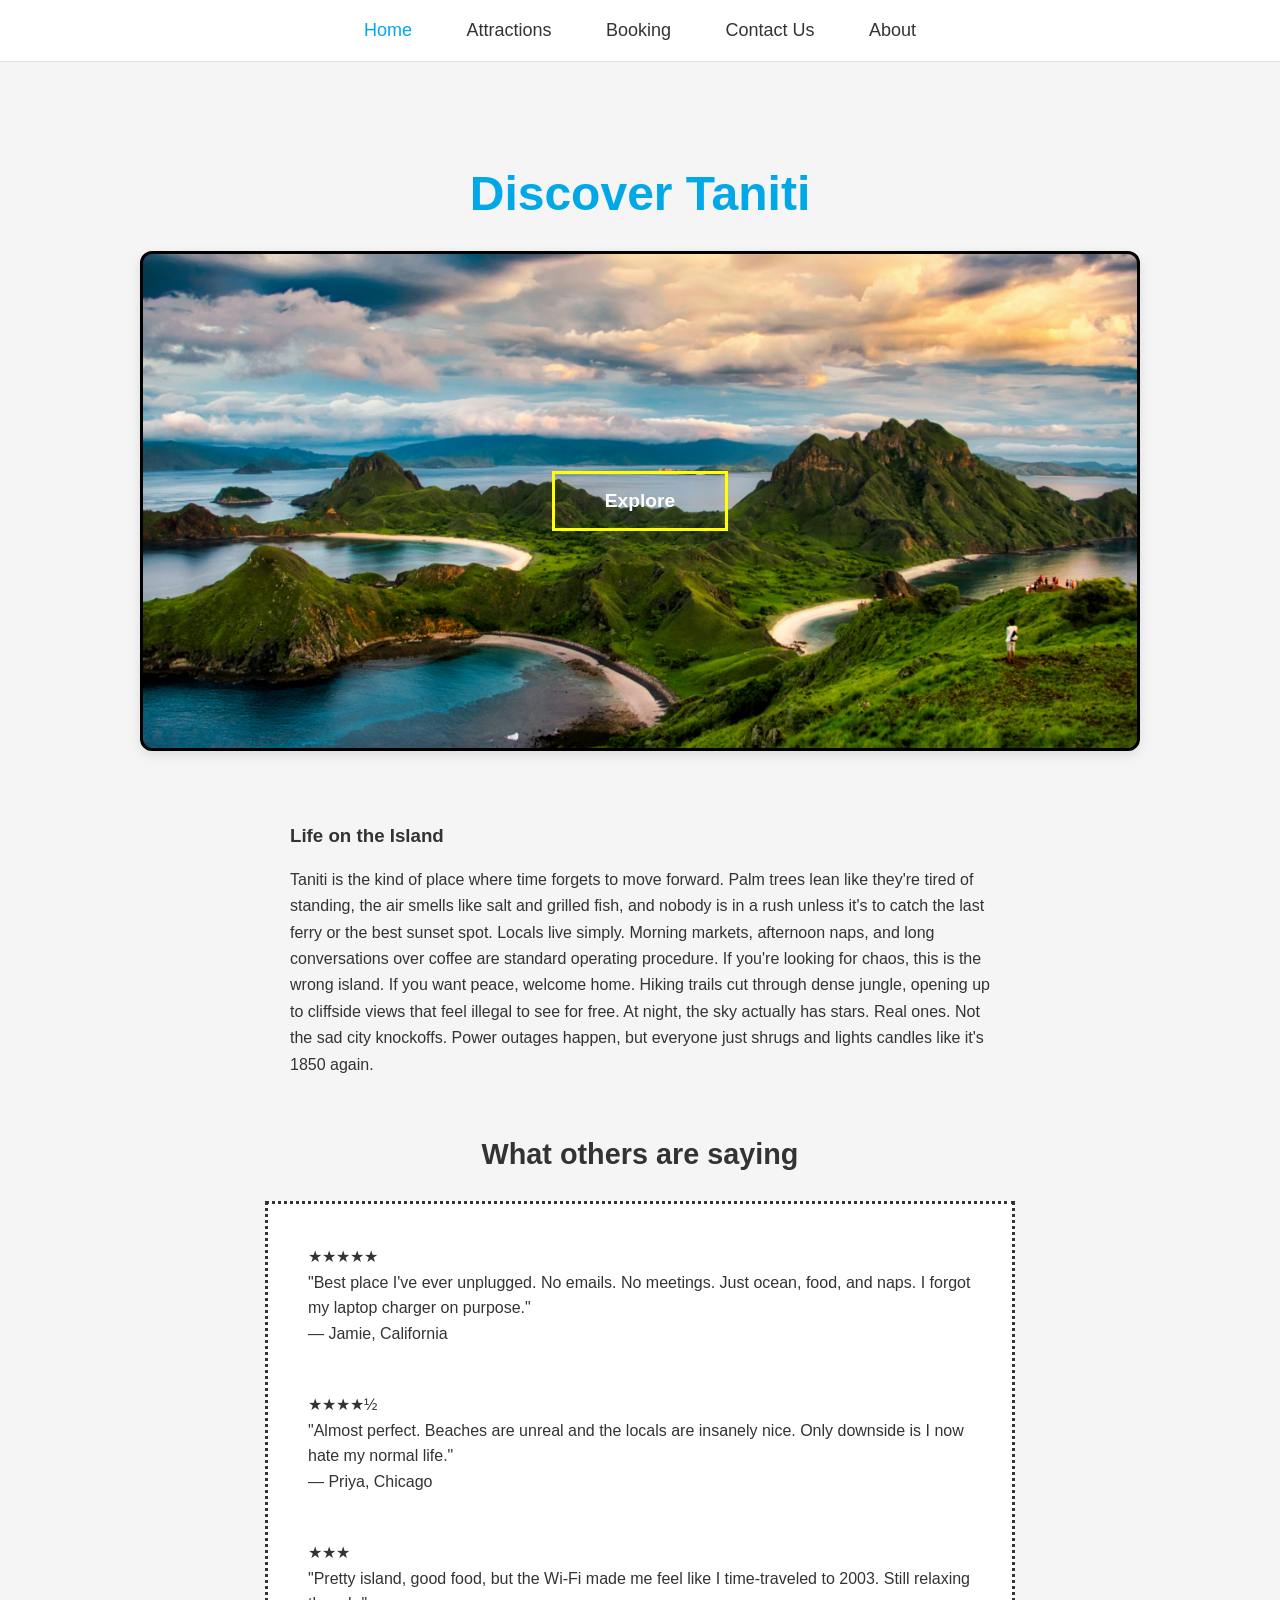
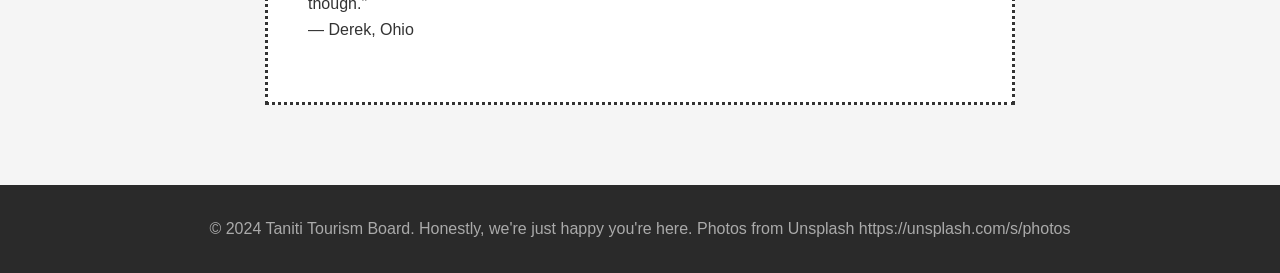
<file: index.html>
<!DOCTYPE html>
<html>
    <head>
        <meta charset="utf-8">
        <meta http-equiv="X-UA-Compatible" content="IE=edge">
        <title>Discover Taniti - Your Island Paradise</title>
        <meta name="description" content="Discover Taniti - an island paradise where time slows down">
        <meta name="viewport" content="width=device-width, initial-scale=1">
        <link rel="stylesheet" href="CSS/index.css">
    </head>
    <body>
        
        <header>
            <a class="current_page" href="./index.html">Home</a>
            <a href="HTML/attractions.html">Attractions</a>
            <a href="HTML/booking.html">Booking</a>
            <a href="HTML/contact.html">Contact Us</a>
            <a href="HTML/about.html">About</a>
        </header>
        <br><br>
        <h1 class="intro">Discover Taniti</h1>
        <div class="booking_button">
            <button a href="HTML/attractions.html">Explore</button>
        </div>
        <div class="taniti_guide">
            <h3>Life on the Island</h3>
            <p>Taniti is the kind of place where time forgets to move forward. 
                Palm trees lean like they're tired of standing, the air smells like salt and grilled fish, 
                and nobody is in a rush unless it's to catch the last ferry or the best sunset spot. Locals live simply. 
                Morning markets, afternoon naps, and long conversations over coffee are standard operating procedure. 
                If you're looking for chaos, this is the wrong island. If you want peace, welcome home.
                Hiking trails cut through dense jungle, opening up to cliffside views that feel illegal to see for free. 
                At night, the sky actually has stars. Real ones. Not the sad city knockoffs. Power outages happen, 
                but everyone just shrugs and lights candles like it's 1850 again.
            </p>
        </div>
        <h3 class="reviewh3">What others are saying</h3>
        <div class="reviews">
            <p>★★★★★<br>"Best place I've ever unplugged. No emails. No meetings. Just ocean, food, and naps. 
            I forgot my laptop charger on purpose."<br>
            — Jamie, California<br><br>
            </p>
            <p>★★★★½<br>"Almost perfect. Beaches are unreal and the locals are insanely nice. 
            Only downside is I now hate my normal life."<br>
            — Priya, Chicago<br><br>
            </p>
            <p>★★★<br>"Pretty island, good food, but the Wi-Fi made me feel like I time-traveled to 2003. 
            Still relaxing though."<br>
            — Derek, Ohio
            </p>
        </div>
        <footer>
            <p>&copy; 2024 Taniti Tourism Board. Honestly, we're just happy you're here. Photos from Unsplash https://unsplash.com/s/photos</p>
        </footer>

        <script src="" async defer></script>
    </body>
</html>
</file>
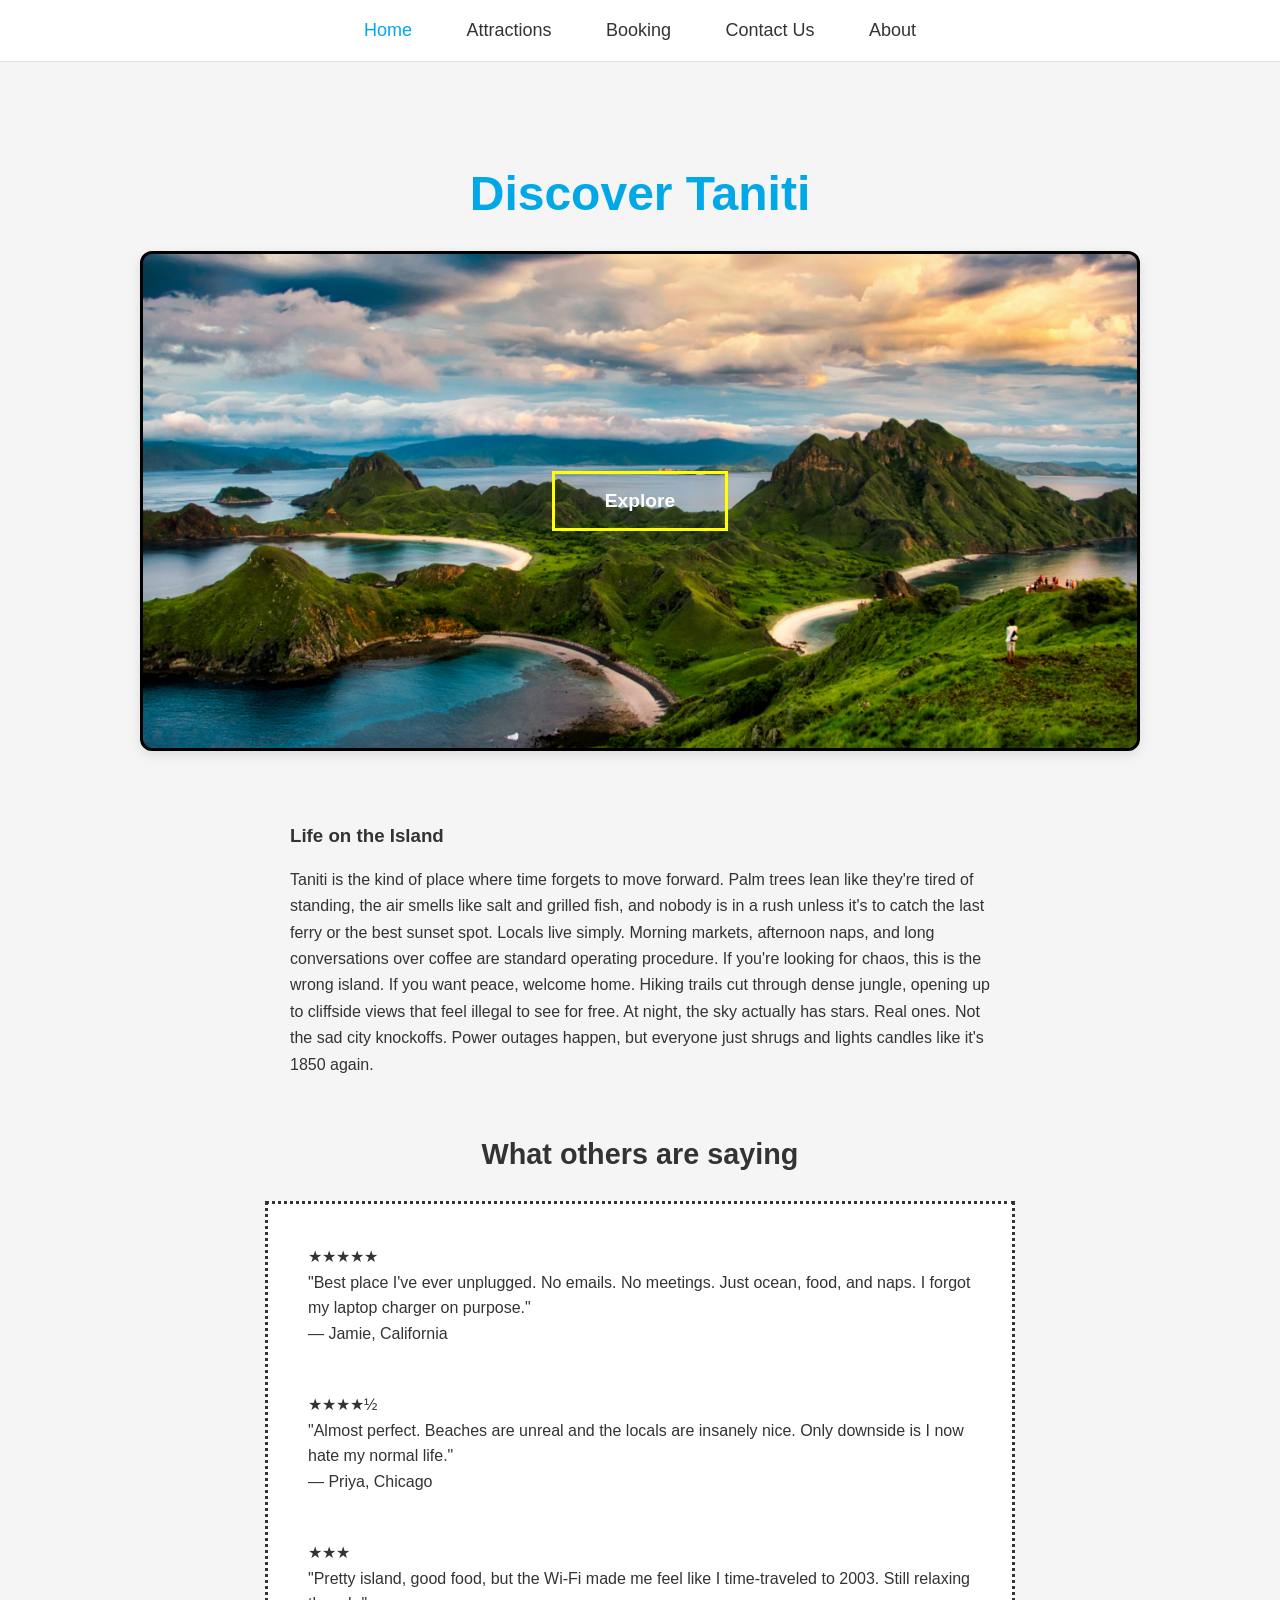
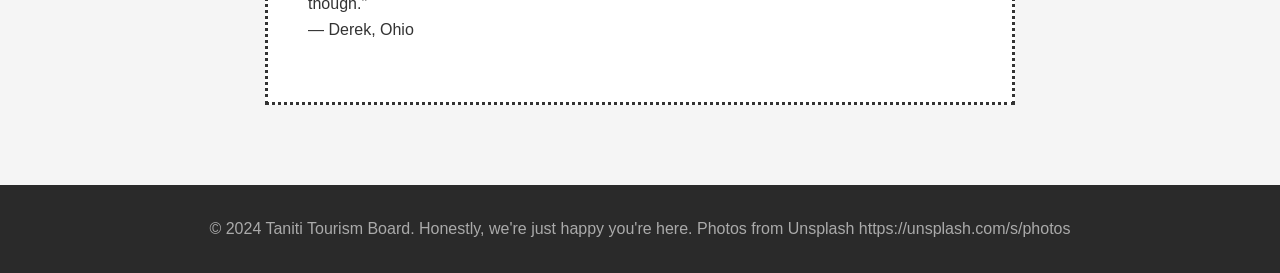
<file: HTML/index.html>
<!DOCTYPE html>
<html>
    <head>
        <meta charset="utf-8">
        <meta http-equiv="X-UA-Compatible" content="IE=edge">
        <title>Discover Taniti - Your Island Paradise</title>
        <meta name="description" content="Discover Taniti - an island paradise where time slows down">
        <meta name="viewport" content="width=device-width, initial-scale=1">
        <link rel="stylesheet" href="../CSS/index.css">
    </head>
    <body>
        
        <header>
            <a class="current_page" href="index.html">Home</a>
            <a href="attractions.html">Attractions</a>
            <a href="booking.html">Booking</a>
            <a href="contact.html">Contact Us</a>
            <a href="about.html">About</a>
        </header>
        <br><br>
        <h1 class="intro">Discover Taniti</h1>
        <div class="booking_button">
            <button>Explore</button>
        </div>
        <div class="taniti_guide">
            <h3>Life on the Island</h3>
            <p>Taniti is the kind of place where time forgets to move forward. 
                Palm trees lean like they're tired of standing, the air smells like salt and grilled fish, 
                and nobody is in a rush unless it's to catch the last ferry or the best sunset spot. Locals live simply. 
                Morning markets, afternoon naps, and long conversations over coffee are standard operating procedure. 
                If you're looking for chaos, this is the wrong island. If you want peace, welcome home.
                Hiking trails cut through dense jungle, opening up to cliffside views that feel illegal to see for free. 
                At night, the sky actually has stars. Real ones. Not the sad city knockoffs. Power outages happen, 
                but everyone just shrugs and lights candles like it's 1850 again.
            </p>
        </div>
        <h3 class="reviewh3">What others are saying</h3>
        <div class="reviews">
            <p>★★★★★<br>"Best place I've ever unplugged. No emails. No meetings. Just ocean, food, and naps. 
            I forgot my laptop charger on purpose."<br>
            — Jamie, California<br><br>
            </p>
            <p>★★★★½<br>"Almost perfect. Beaches are unreal and the locals are insanely nice. 
            Only downside is I now hate my normal life."<br>
            — Priya, Chicago<br><br>
            </p>
            <p>★★★<br>"Pretty island, good food, but the Wi-Fi made me feel like I time-traveled to 2003. 
            Still relaxing though."<br>
            — Derek, Ohio
            </p>
        </div>
        <footer>
            <p>&copy; 2024 Taniti Tourism Board. Honestly, we're just happy you're here. Photos from Unsplash https://unsplash.com/s/photos</p>
        </footer>

        <script src="" async defer></script>
    </body>
</html>
</file>
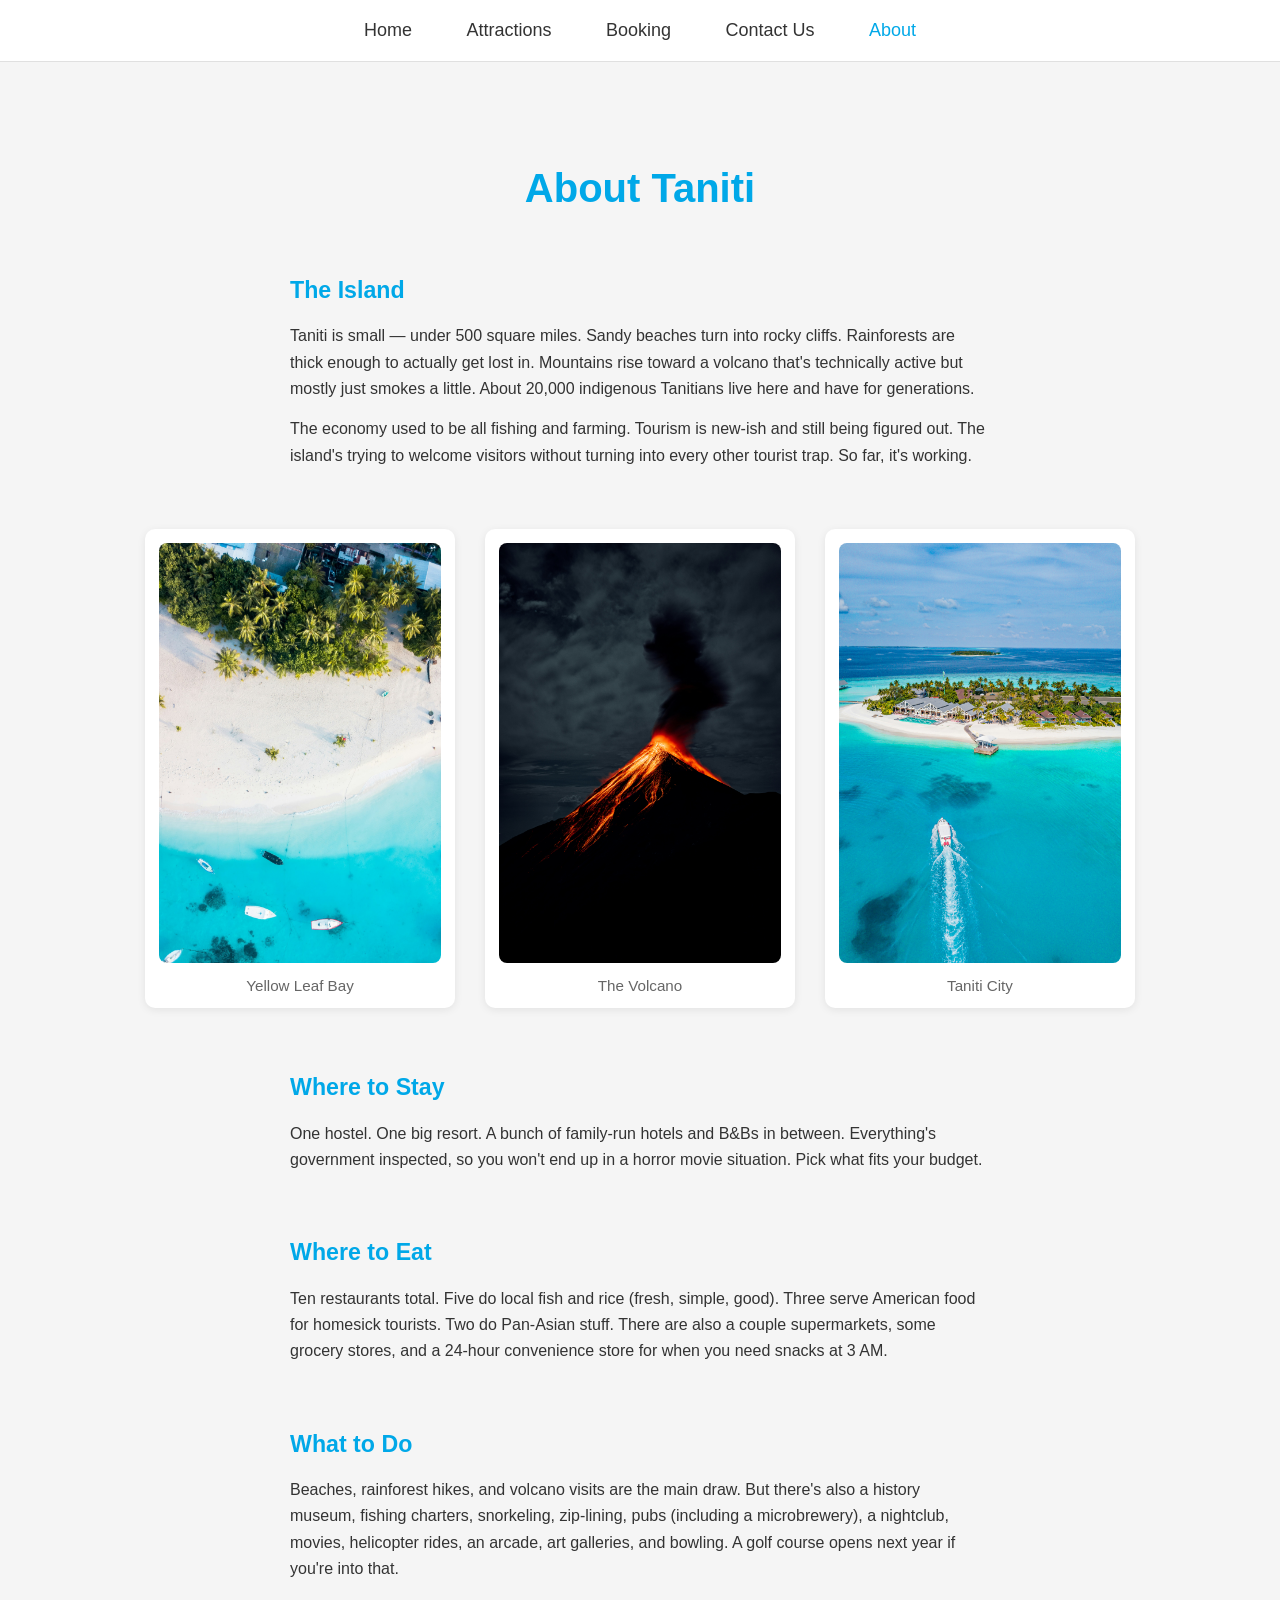
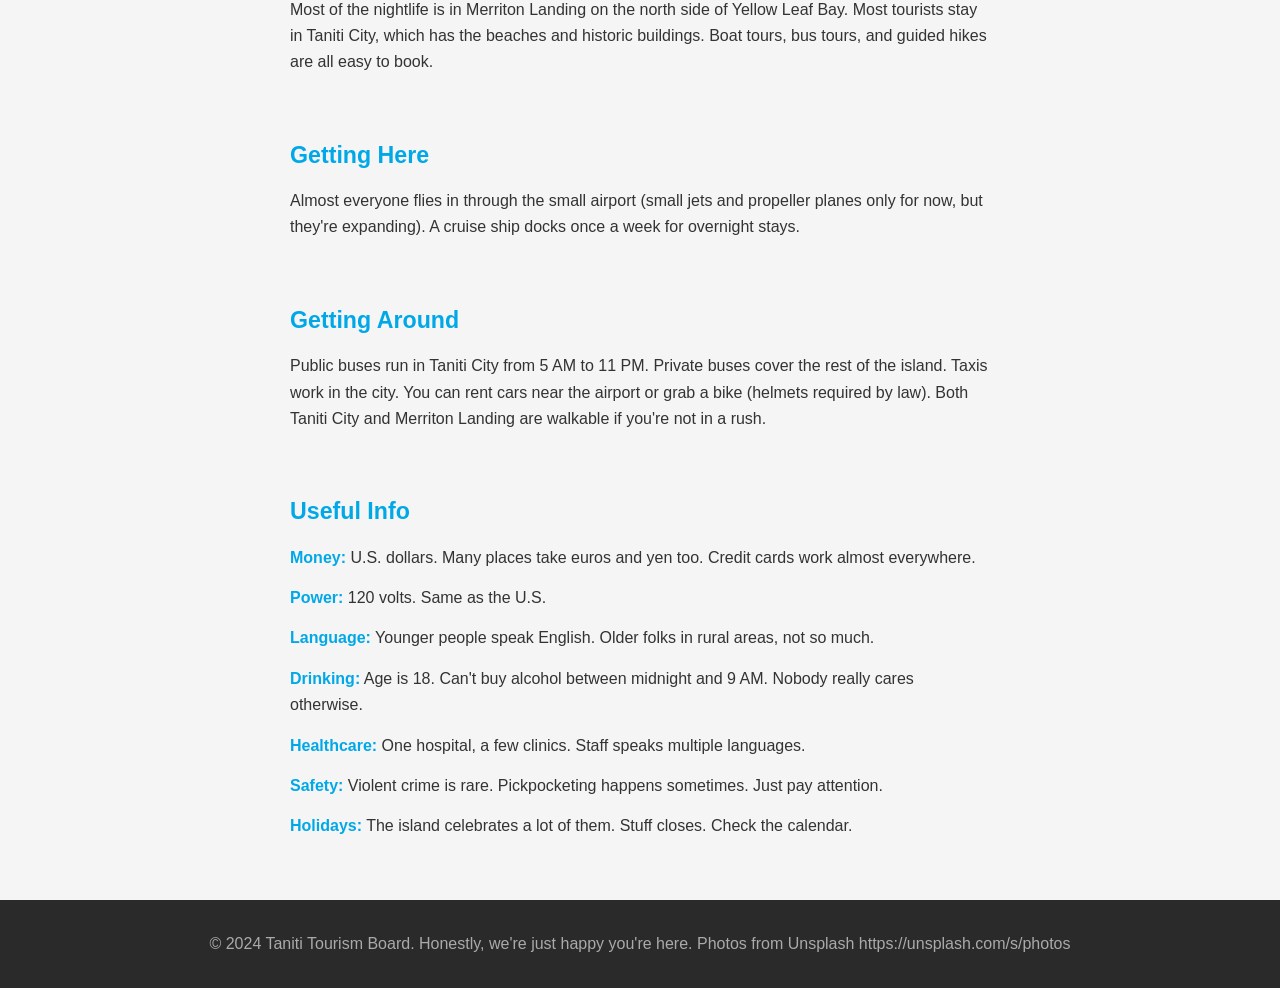
<file: HTML/about.html>
<!DOCTYPE html>
<html>
    <head>
        <meta charset="utf-8">
        <meta http-equiv="X-UA-Compatible" content="IE=edge">
        <title>About Taniti - The Real Story</title>
        <meta name="description" content="What Taniti is actually like">
        <meta name="viewport" content="width=device-width, initial-scale=1">
        <link rel="stylesheet" href="../CSS/about.css">
    </head>
    <body>
        
        <header>
            <a href="../index.html">Home</a>
            <a href="attractions.html">Attractions</a>
            <a href="booking.html">Booking</a>
            <a href="contact.html">Contact Us</a>
            <a class="current_page" href="about.html">About</a>
        </header>
        <br><br>
        <h1 class="intro">About Taniti</h1>
        
        <div class="taniti_guide">
            <h3>The Island</h3>
            <p>Taniti is small — under 500 square miles. Sandy beaches turn into rocky cliffs. Rainforests are thick 
                enough to actually get lost in. Mountains rise toward a volcano that's technically active but mostly 
                just smokes a little. About 20,000 indigenous Tanitians live here and have for generations.
            </p>
            <p>The economy used to be all fishing and farming. Tourism is new-ish and still being figured out. 
                The island's trying to welcome visitors without turning into every other tourist trap. So far, it's working.
            </p>
        </div>

        <div class="inline_images">
            <div class="image_block">
                <img src="../Images/Oceanside_Village.jpg" alt="Yellow Leaf Bay">
                <p>Yellow Leaf Bay</p>
            </div>
            <div class="image_block">
                <img src="../Images/Volcano.jpg" alt="The Volcano">
                <p>The Volcano</p>
            </div>
            <div class="image_block">
                <img src="../Images/Small_Residential_Island.jpg" alt="Taniti City">
                <p>Taniti City</p>
            </div>
        </div>

        <div class="taniti_guide">
            <h3>Where to Stay</h3>
            <p>One hostel. One big resort. A bunch of family-run hotels and B&Bs in between. Everything's government 
                inspected, so you won't end up in a horror movie situation. Pick what fits your budget.
            </p>
        </div>

        <div class="taniti_guide">
            <h3>Where to Eat</h3>
            <p>Ten restaurants total. Five do local fish and rice (fresh, simple, good). Three serve American food 
                for homesick tourists. Two do Pan-Asian stuff. There are also a couple supermarkets, some grocery stores, 
                and a 24-hour convenience store for when you need snacks at 3 AM.
            </p>
        </div>

        <div class="taniti_guide">
            <h3>What to Do</h3>
            <p>Beaches, rainforest hikes, and volcano visits are the main draw. But there's also a history museum, 
                fishing charters, snorkeling, zip-lining, pubs (including a microbrewery), a nightclub, movies, 
                helicopter rides, an arcade, art galleries, and bowling. A golf course opens next year if you're into that.
            </p>
            <p>Most of the nightlife is in Merriton Landing on the north side of Yellow Leaf Bay. Most tourists stay 
                in Taniti City, which has the beaches and historic buildings. Boat tours, bus tours, and guided hikes 
                are all easy to book.
            </p>
        </div>

        <div class="taniti_guide">
            <h3>Getting Here</h3>
            <p>Almost everyone flies in through the small airport (small jets and propeller planes only for now, but 
                they're expanding). A cruise ship docks once a week for overnight stays.
            </p>
        </div>

        <div class="taniti_guide">
            <h3>Getting Around</h3>
            <p>Public buses run in Taniti City from 5 AM to 11 PM. Private buses cover the rest of the island. Taxis 
                work in the city. You can rent cars near the airport or grab a bike (helmets required by law). 
                Both Taniti City and Merriton Landing are walkable if you're not in a rush.
            </p>
        </div>

        <div class="taniti_guide">
            <h3>Useful Info</h3>
            <p><strong>Money:</strong> U.S. dollars. Many places take euros and yen too. Credit cards work almost everywhere.</p>
            <p><strong>Power:</strong> 120 volts. Same as the U.S.</p>
            <p><strong>Language:</strong> Younger people speak English. Older folks in rural areas, not so much.</p>
            <p><strong>Drinking:</strong> Age is 18. Can't buy alcohol between midnight and 9 AM. Nobody really cares otherwise.</p>
            <p><strong>Healthcare:</strong> One hospital, a few clinics. Staff speaks multiple languages.</p>
            <p><strong>Safety:</strong> Violent crime is rare. Pickpocketing happens sometimes. Just pay attention.</p>
            <p><strong>Holidays:</strong> The island celebrates a lot of them. Stuff closes. Check the calendar.</p>
        </div>

        <footer>
            <p>&copy; 2024 Taniti Tourism Board. Honestly, we're just happy you're here. Photos from Unsplash https://unsplash.com/s/photos</p>
        </footer>


        <script src="" async defer></script>
    </body>
</html>
</file>
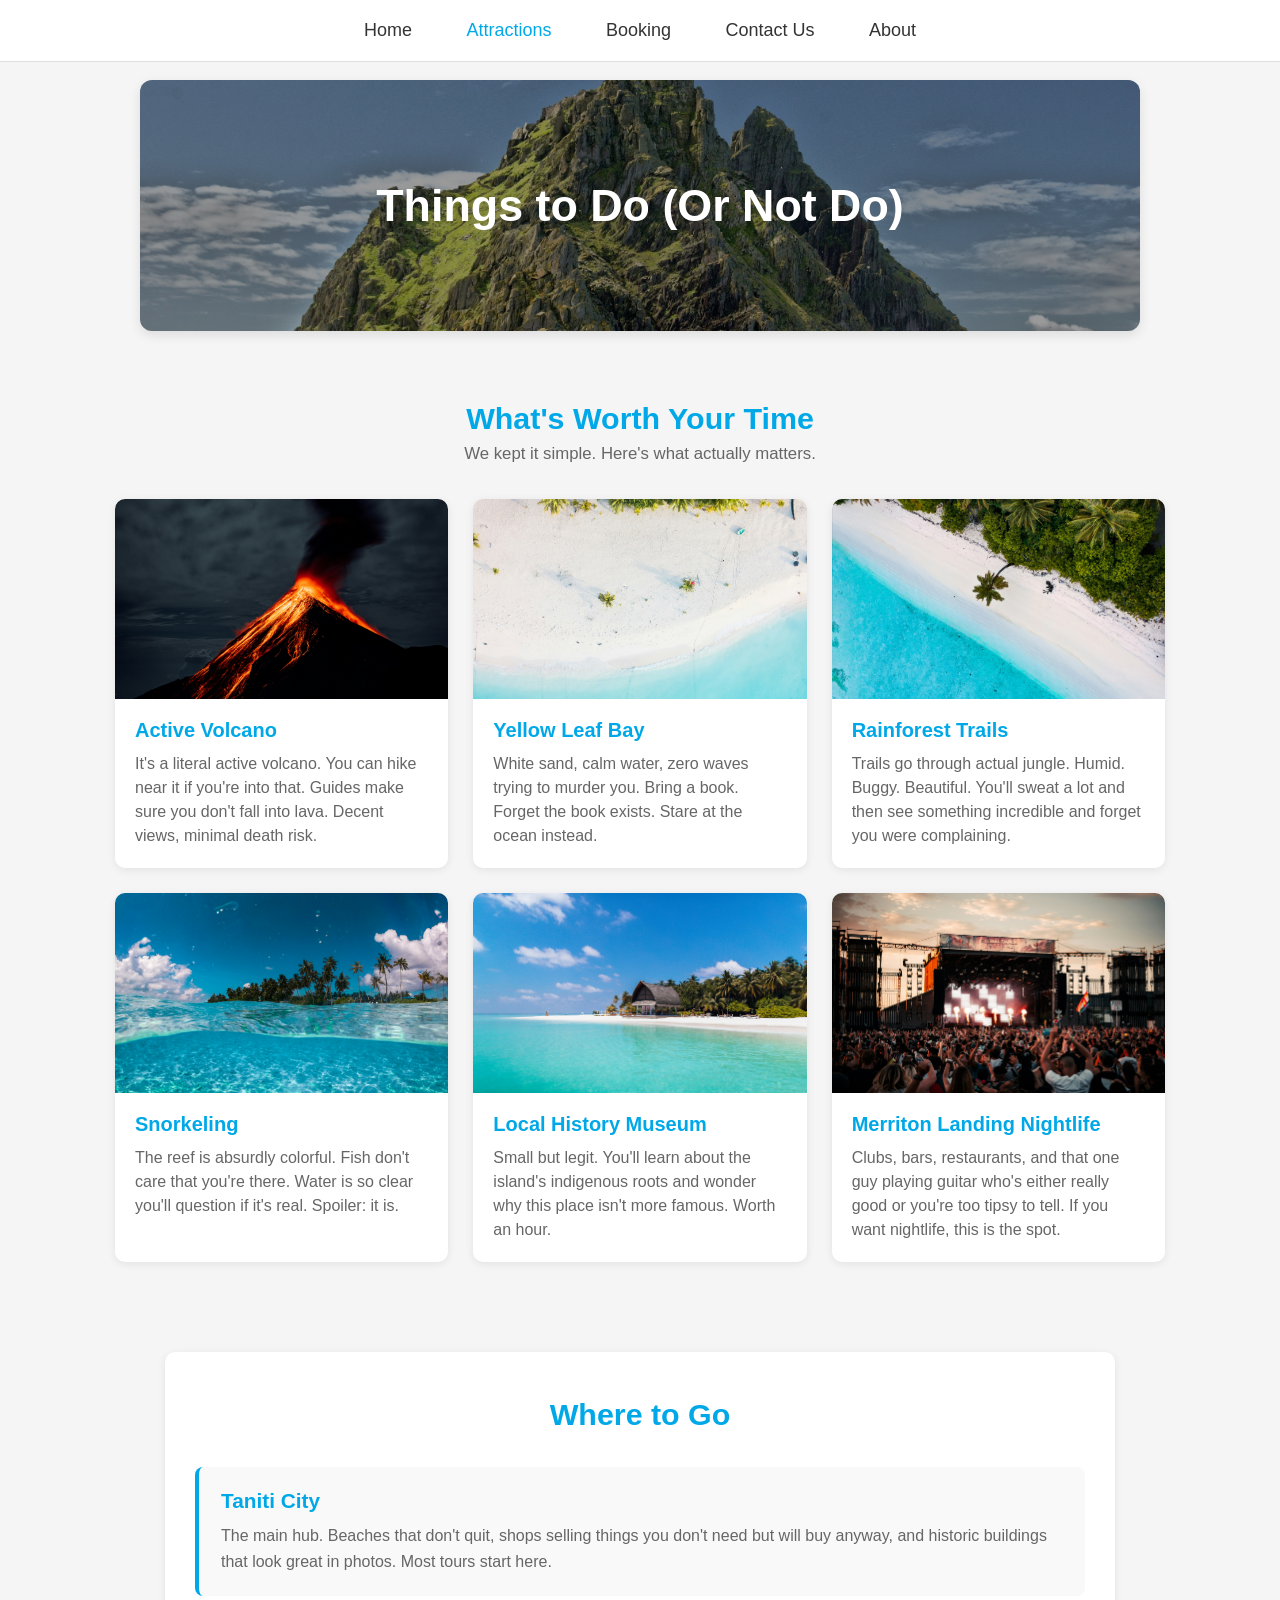
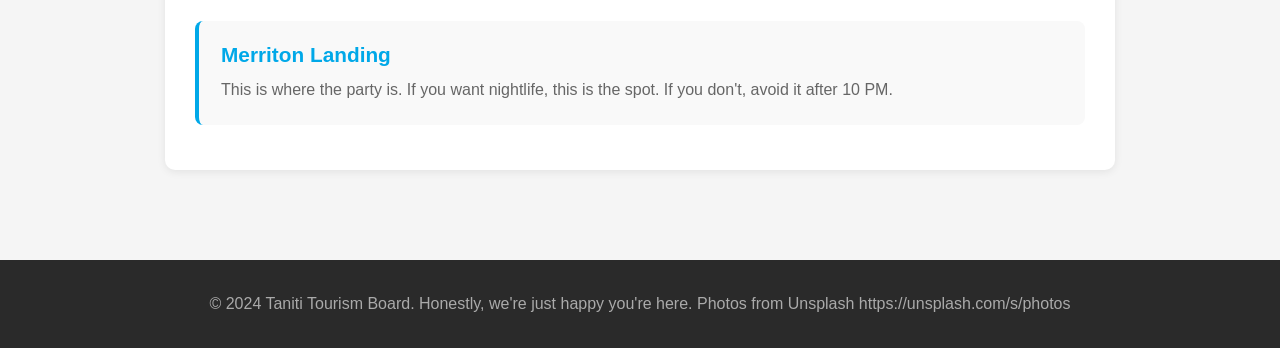
<file: HTML/attractions.html>
<!DOCTYPE html>
<html lang="en">
<head>
    <meta charset="UTF-8">
    <meta name="viewport" content="width=device-width, initial-scale=1.0">
    <title>Taniti Attractions - Things Worth Doing</title>
    <link rel="stylesheet" href="../CSS/attractions.css">
</head>
<body>
    
    <header>
        <a href="../index.html">Home</a>
        <a class="current_page" href="attractions.html">Attractions</a>
        <a href="booking.html">Booking</a>
        <a href="contact.html">Contact Us</a>
        <a href="about.html">About</a>
    </header>

    <div class="hero_section">
        <h1>Things to Do (Or Not Do)</h1>
    </div>

    <div class="category_header">
        <h2>What's Worth Your Time</h2>
        <p>We kept it simple. Here's what actually matters.</p>
    </div>
    <div class="attraction_grid">
        <div class="attraction_card">
            <div class="attraction_card_image"></div>
            <div class="attraction_card_content">
                <h3>Active Volcano</h3>
                <p>It's a literal active volcano. You can hike near it if you're into that. Guides make sure you don't fall into lava. Decent views, minimal death risk.</p>
            </div>
        </div>
        <div class="attraction_card">
            <div class="attraction_card_image"></div>
            <div class="attraction_card_content">
                <h3>Yellow Leaf Bay</h3>
                <p>White sand, calm water, zero waves trying to murder you. Bring a book. Forget the book exists. Stare at the ocean instead.</p>
            </div>
        </div>
        <div class="attraction_card">
            <div class="attraction_card_image"></div>
            <div class="attraction_card_content">
                <h3>Rainforest Trails</h3>
                <p>Trails go through actual jungle. Humid. Buggy. Beautiful. You'll sweat a lot and then see something incredible and forget you were complaining.</p>
            </div>
        </div>
        <div class="attraction_card">
            <div class="attraction_card_image"></div>
            <div class="attraction_card_content">
                <h3>Snorkeling</h3>
                <p>The reef is absurdly colorful. Fish don't care that you're there. Water is so clear you'll question if it's real. Spoiler: it is.</p>
            </div>
        </div>
        <div class="attraction_card">
            <div class="attraction_card_image"></div>
            <div class="attraction_card_content">
                <h3>Local History Museum</h3>
                <p>Small but legit. You'll learn about the island's indigenous roots and wonder why this place isn't more famous. Worth an hour.</p>
            </div>
        </div>
        <div class="attraction_card">
            <div class="attraction_card_image"></div>
            <div class="attraction_card_content">
                <h3>Merriton Landing Nightlife</h3>
                <p>Clubs, bars, restaurants, and that one guy playing guitar who's either really good or you're too tipsy to tell. If you want nightlife, this is the spot.</p>
            </div>
        </div>
    </div>

    <div class="popular_areas">
        <h2>Where to Go</h2>
        <div class="area_list">
            <div class="area_item">
                <h3>Taniti City</h3>
                <p>The main hub. Beaches that don't quit, shops selling things you don't need but will buy anyway, and historic buildings that look great in photos. Most tours start here.</p>
            </div>
            <div class="area_item">
                <h3>Merriton Landing</h3>
                <p>This is where the party is. If you want nightlife, this is the spot. If you don't, avoid it after 10 PM.</p>
            </div>
        </div>
    </div>

     <footer>
        <p>&copy; 2024 Taniti Tourism Board. Honestly, we're just happy you're here. Photos from Unsplash https://unsplash.com/s/photos</p>
    </footer>


</body>
</html>
</file>
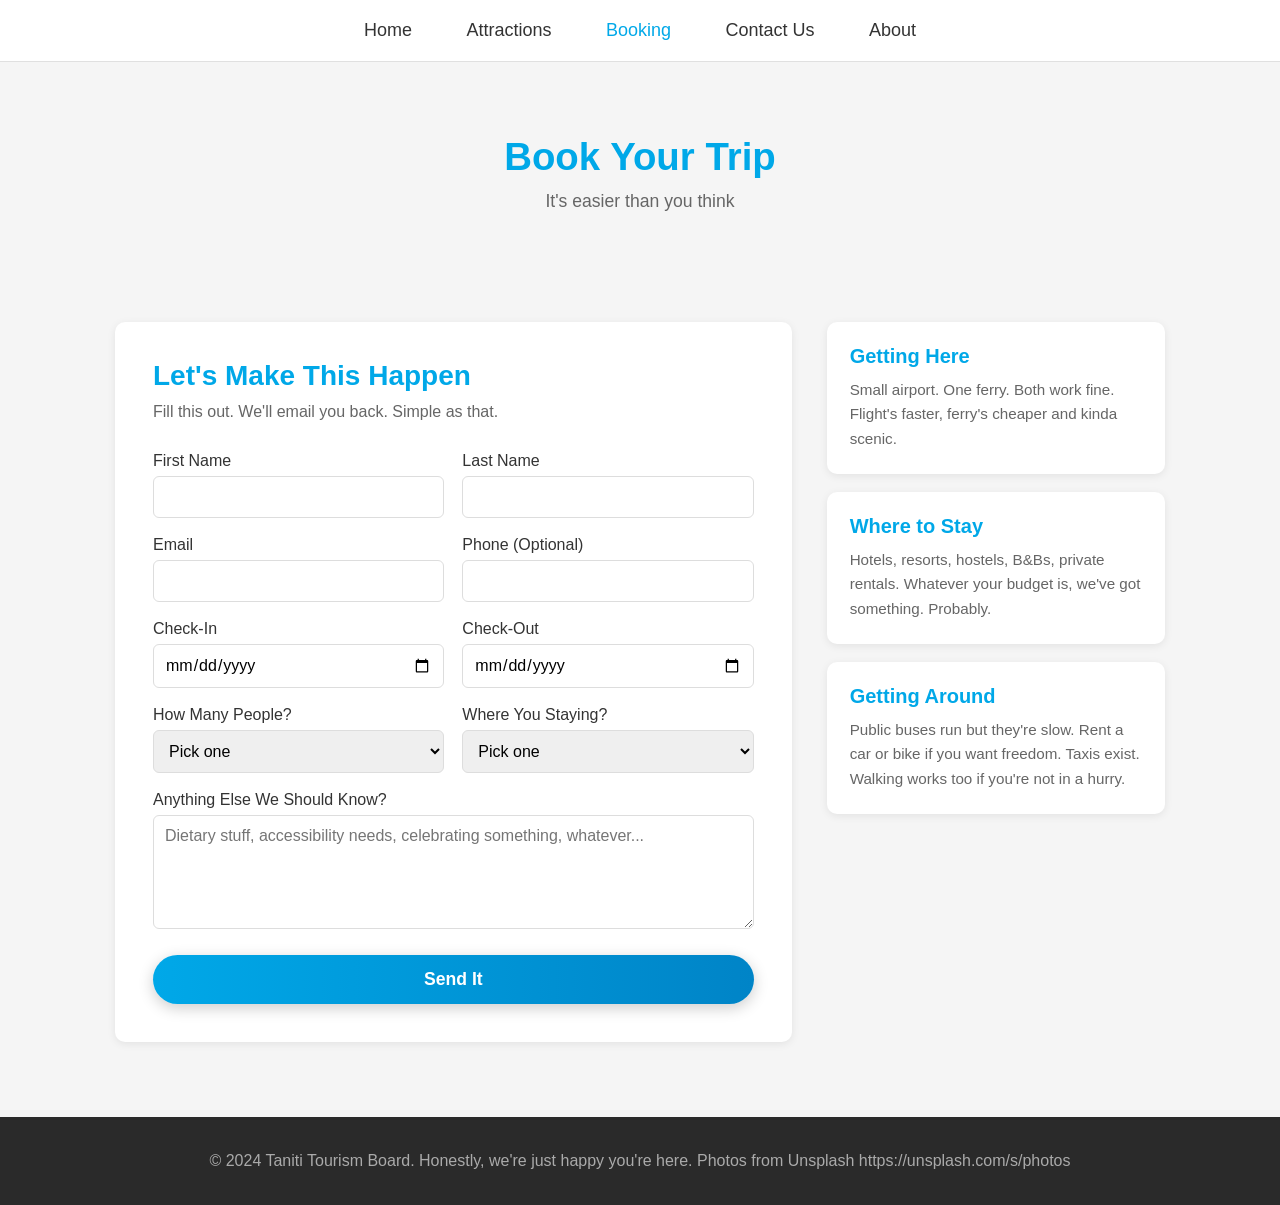
<file: HTML/booking.html>
<!DOCTYPE html>
<html lang="en">
<head>
    <meta charset="UTF-8">
    <meta name="viewport" content="width=device-width, initial-scale=1.0">
    <title>Book Your Taniti Trip</title>
    <link rel="stylesheet" href="../CSS/booking.css">
</head>
<body>
    
    <header>
        <a href="../index.html">Home</a>
        <a href="attractions.html">Attractions</a>
        <a  class="current_page" href="booking.html">Booking</a>
        <a href="contact.html">Contact Us</a>
        <a href="about.html">About</a>
    </header>

    <div class="booking_hero">
        <h1>Book Your Trip</h1>
        <p>It's easier than you think</p>
    </div>

    <div class="booking_container">
        
        <div class="booking_form_section">
            <h2>Let's Make This Happen</h2>
            <p class="form_intro">Fill this out. We'll email you back. Simple as that.</p>
            
            <form class="booking_form">
                <div class="form_row">
                    <div class="form_group">
                        <label for="first_name">First Name</label>
                        <input type="text" id="first_name" name="first_name" required>
                    </div>
                    <div class="form_group">
                        <label for="last_name">Last Name</label>
                        <input type="text" id="last_name" name="last_name" required>
                    </div>
                </div>

                <div class="form_row">
                    <div class="form_group">
                        <label for="email">Email</label>
                        <input type="email" id="email" name="email" required>
                    </div>
                    <div class="form_group">
                        <label for="phone">Phone (Optional)</label>
                        <input type="tel" id="phone" name="phone">
                    </div>
                </div>

                <div class="form_row">
                    <div class="form_group">
                        <label for="check_in">Check-In</label>
                        <input type="date" id="check_in" name="check_in" required>
                    </div>
                    <div class="form_group">
                        <label for="check_out">Check-Out</label>
                        <input type="date" id="check_out" name="check_out" required>
                    </div>
                </div>

                <div class="form_row">
                    <div class="form_group">
                        <label for="guests">How Many People?</label>
                        <select id="guests" name="guests" required>
                            <option value="">Pick one</option>
                            <option value="1">Just me</option>
                            <option value="2">2 people</option>
                            <option value="3">3 people</option>
                            <option value="4">4 people</option>
                            <option value="5">5+ people</option>
                        </select>
                    </div>
                    <div class="form_group">
                        <label for="accommodation">Where You Staying?</label>
                        <select id="accommodation" name="accommodation" required>
                            <option value="">Pick one</option>
                            <option value="hotel">Hotel</option>
                            <option value="resort">Resort</option>
                            <option value="hostel">Hostel</option>
                            <option value="bed_breakfast">Bed & Breakfast</option>
                            <option value="private_rental">Private Rental</option>
                        </select>
                    </div>
                </div>

                <div class="form_group_full">
                    <label for="special_requests">Anything Else We Should Know?</label>
                    <textarea id="special_requests" name="special_requests" rows="5" placeholder="Dietary stuff, accessibility needs, celebrating something, whatever..."></textarea>
                </div>

                <button type="submit" class="submit_btn">Send It</button>
            </form>
        </div>


        <div class="booking_info">
            <div class="info_card">
                <h3>Getting Here</h3>
                <p>Small airport. One ferry. Both work fine. Flight's faster, ferry's cheaper and kinda scenic.</p>
            </div>

            <div class="info_card">
                <h3>Where to Stay</h3>
                <p>Hotels, resorts, hostels, B&Bs, private rentals. Whatever your budget is, we've got something. Probably.</p>
            </div>

            <div class="info_card">
                <h3>Getting Around</h3>
                <p>Public buses run but they're slow. Rent a car or bike if you want freedom. Taxis exist. Walking works too if you're not in a hurry.</p>
            </div>
        </div>

    </div>

     <footer>
        <p>&copy; 2024 Taniti Tourism Board. Honestly, we're just happy you're here. Photos from Unsplash https://unsplash.com/s/photos</p>
    </footer>


</body>
</html>
</file>
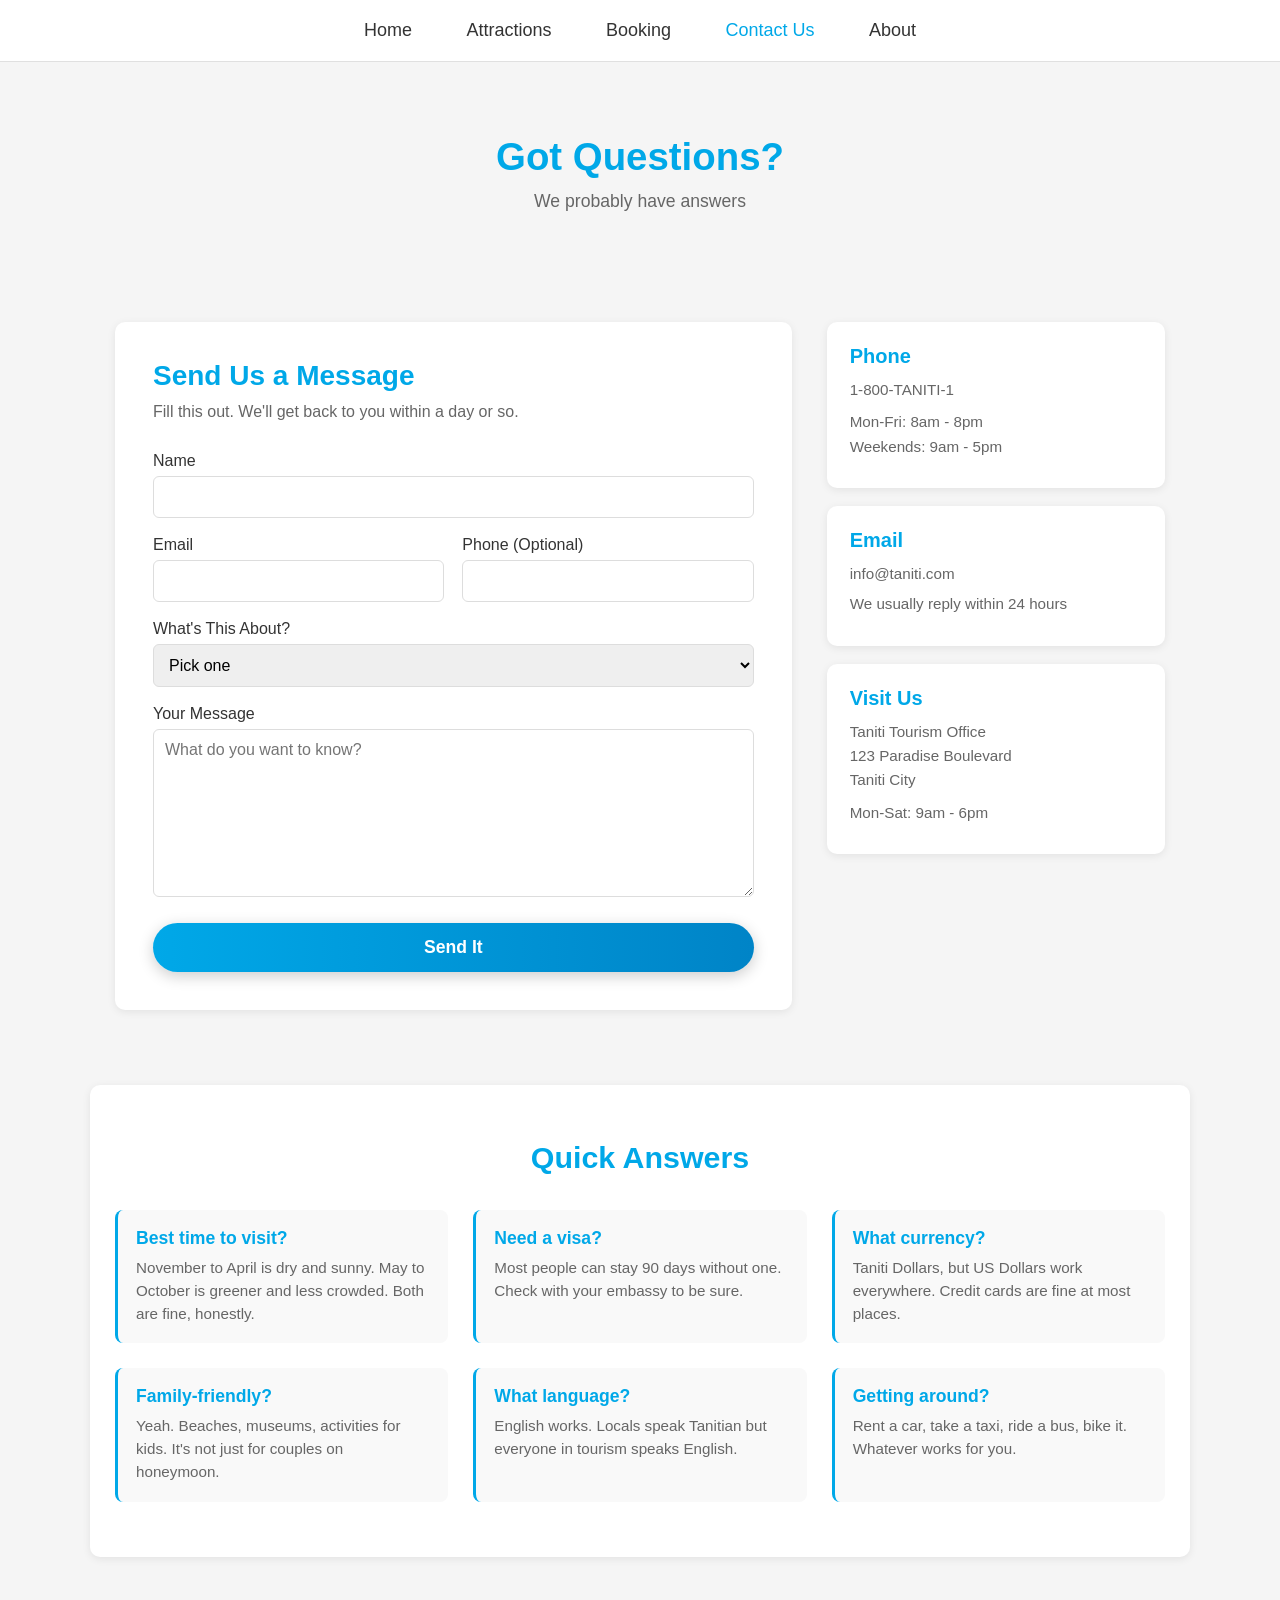
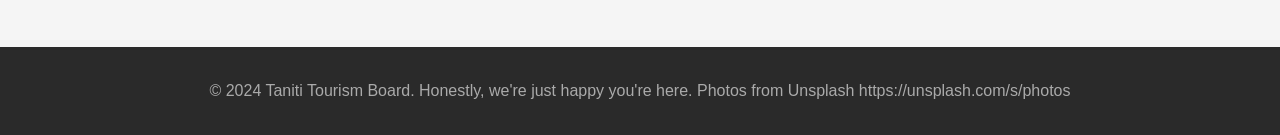
<file: HTML/contact.html>
<!DOCTYPE html>
<html lang="en">
<head>
    <meta charset="UTF-8">
    <meta name="viewport" content="width=device-width, initial-scale=1.0">
    <title>Contact - Taniti</title>
    <link rel="stylesheet" href="../CSS/contact.css">
</head>
<body>
    
    <header>
        <a href="../index.html">Home</a>
        <a href="attractions.html">Attractions</a>
        <a href="booking.html">Booking</a>
        <a class="current_page" href="contact.html">Contact Us</a>
        <a href="about.html">About</a>
    </header>

    <div class="contact_hero">
        <h1>Got Questions?</h1>
        <p>We probably have answers</p>
    </div>

    <div class="contact_container">
        

        <div class="contact_form_section">
            <h2>Send Us a Message</h2>
            <p class="form_intro">Fill this out. We'll get back to you within a day or so.</p>
            
            <form class="contact_form">
                <div class="form_group">
                    <label for="name">Name</label>
                    <input type="text" id="name" name="name" required>
                </div>

                <div class="form_row">
                    <div class="form_group">
                        <label for="email">Email</label>
                        <input type="email" id="email" name="email" required>
                    </div>
                    <div class="form_group">
                        <label for="phone">Phone (Optional)</label>
                        <input type="tel" id="phone" name="phone">
                    </div>
                </div>

                <div class="form_group">
                    <label for="subject">What's This About?</label>
                    <select id="subject" name="subject" required>
                        <option value="">Pick one</option>
                        <option value="booking">Booking stuff</option>
                        <option value="activities">Activities & tours</option>
                        <option value="accommodations">Where to stay</option>
                        <option value="general">General question</option>
                        <option value="other">Something else</option>
                    </select>
                </div>

                <div class="form_group">
                    <label for="message">Your Message</label>
                    <textarea id="message" name="message" rows="8" required placeholder="What do you want to know?"></textarea>
                </div>

                <button type="submit" class="submit_button">Send It</button>
            </form>
        </div>

        <div class="contact_info_section">
            
            <div class="info_card">
                <h3>Phone</h3>
                <p>1-800-TANITI-1</p>
                <p class="hours">Mon-Fri: 8am - 8pm<br>Weekends: 9am - 5pm</p>
            </div>

            <div class="info_card">
                <h3>Email</h3>
                <p>info@taniti.com</p>
                <p class="subtext">We usually reply within 24 hours</p>
            </div>

            <div class="info_card">
                <h3>Visit Us</h3>
                <p>Taniti Tourism Office<br>
                123 Paradise Boulevard<br>
                Taniti City</p>
                <p class="hours">Mon-Sat: 9am - 6pm</p>
            </div>

        </div>

    </div>

    <div class="faq_section">
        <h2>Quick Answers</h2>
        <div class="faq_grid">
            
            <div class="faq_item">
                <h3>Best time to visit?</h3>
                <p>November to April is dry and sunny. May to October is greener and less crowded. Both are fine, honestly.</p>
            </div>

            <div class="faq_item">
                <h3>Need a visa?</h3>
                <p>Most people can stay 90 days without one. Check with your embassy to be sure.</p>
            </div>

            <div class="faq_item">
                <h3>What currency?</h3>
                <p>Taniti Dollars, but US Dollars work everywhere. Credit cards are fine at most places.</p>
            </div>

            <div class="faq_item">
                <h3>Family-friendly?</h3>
                <p>Yeah. Beaches, museums, activities for kids. It's not just for couples on honeymoon.</p>
            </div>

            <div class="faq_item">
                <h3>What language?</h3>
                <p>English works. Locals speak Tanitian but everyone in tourism speaks English.</p>
            </div>

            <div class="faq_item">
                <h3>Getting around?</h3>
                <p>Rent a car, take a taxi, ride a bus, bike it. Whatever works for you.</p>
            </div>

        </div>
    </div>

    <footer>
        <p>&copy; 2024 Taniti Tourism Board. Honestly, we're just happy you're here. Photos from Unsplash https://unsplash.com/s/photos</p>
    </footer>

</body>
</html>
</file>
<file: CSS/index.css>
* {
    margin: 0;
    padding: 0;
    box-sizing: border-box;
}

body {
    font-family: -apple-system, BlinkMacSystemFont, "Segoe UI", Roboto, sans-serif;
    background-color: #f5f5f5;
    color: #333;
    margin-top: 80px;
}

header {
    position: fixed;
    top: 0;
    width: 100%;
    background: white;
    border-bottom: 1px solid #e0e0e0;
    padding: 20px 0;
    z-index: 100;
    text-align: center;
}

header a {
    text-decoration: none;
    color: #333;
    font-weight: 500;
    margin: 0 25px;
    transition: color 0.2s;
    font-size: large;
}

header a:hover {
    color: #00a8e8;
}

.current_page {
    color: #00a8e8;
}

.intro {
    text-align: center;
    font-size: 3em;
    margin: 50px 0 30px;
    color: #00a8e8;
}

.booking_button {
    width: 90%;
    max-width: 1000px;
    margin: 30px auto 70px;
    background: url("../Images/Mountainous_Island.jpg") center/cover;
    height: 500px;
    border-radius: 12px;
    display: flex;
    align-items: center;
    justify-content: center;
    box-shadow: 0 4px 12px rgba(0,0,0,0.1);
    border: 3px solid black;
}

.booking_button button {
    padding: 16px 50px;
    font-size: 1.2em;
    font-weight: 600;
    border: green;
    border: 3px solid yellow;
    background: none;
    color: white;
    cursor: pointer;
    transition: transform 0.6s ease-in-out;
}


.booking_button button:hover {
    transform: scale(1.5);
}

.taniti_guide {
    max-width: 750px;
    margin: 60px auto;
    padding: 0 25px;
    line-height: 1.65;
}

.taniti_guide h3 {
    margin-bottom: 15px;
    color: #333;
}

.reviewh3 {
    text-align: center;
    font-size: 1.8em;
    margin: 60px 0 30px;
}

.reviews {
    max-width: 750px;
    margin: 0 auto 80px;
    padding: 40px;
    background: white;
    border: 3px dotted;
    line-height: 1.6;
}

.reviews p {
    margin-bottom: 20px;
}

footer {
    text-align: center;
    padding: 35px 20px;
    background: #2a2a2a;
    color: #aaa;
    margin-top: 60px;
}
</file>
<file: CSS/about.css>
* {
    margin: 0;
    padding: 0;
    box-sizing: border-box;
}

body {
    font-family: -apple-system, BlinkMacSystemFont, "Segoe UI", Roboto, sans-serif;
    background-color: #f5f5f5;
    color: #333;
    margin-top: 80px;
}

header {
    position: fixed;
    top: 0;
    width: 100%;
    background: white;
    border-bottom: 1px solid #e0e0e0;
    padding: 20px 0;
    z-index: 100;
    text-align: center;
}

header a {
    text-decoration: none;
    color: #333;
    font-weight: 500;
    margin: 0 25px;
    transition: color 0.2s;
    font-size: large;
}

header a:hover {
    color: #00a8e8;
}

.current_page {
    color: #00a8e8;
}

.intro {
    text-align: center;
    font-size: 2.5em;
    margin: 50px 0 30px;
    color: #00a8e8;
}

.inline_images {
    margin: 55px 0;
    display: flex;
    justify-content: center;
    gap: 30px;
    flex-wrap: wrap;
}

.image_block {
    background: white;
    border-radius: 10px;
    padding: 14px;
    width: 310px;
    text-align: center;
    box-shadow: 0 2px 8px rgba(0,0,0,0.08);
    transition: transform 0.2s, box-shadow 0.2s;
}

.image_block:hover {
    transform: translateY(-5px);
    box-shadow: 0 6px 16px rgba(0,0,0,0.12);
}

.image_block img {
    width: 100%;
    border-radius: 8px;
    margin-bottom: 10px;
    height: 420px;
}

.image_block p {
    font-size: 0.95em;
    color: #666;
}

.taniti_guide {
    max-width: 750px;
    margin: 60px auto;
    padding: 0 25px;
    line-height: 1.65;
}

.taniti_guide h3 {
    color: #00a8e8;
    margin-bottom: 14px;
    font-size: 1.45em;
}

.taniti_guide p {
    margin-bottom: 14px;
}

.taniti_guide strong {
    color: #00a8e8;
}

.booking_button {
    margin: 60px auto 75px;
    display: flex;
    justify-content: center;
}

.booking_button button {
    padding: 16px 50px;
    font-size: 1.2em;
    font-weight: 600;
    border: none;
    border-radius: 30px;
    background: linear-gradient(to right, #00a8e8, #0084c7);
    color: white;
    cursor: pointer;
    box-shadow: 0 4px 15px rgba(0,0,0,0.2);
    transition: all 0.2s;
}

.booking_button button:hover {
    transform: translateY(-3px);
    box-shadow: 0 6px 20px rgba(0,0,0,0.3);
}

footer {
    text-align: center;
    padding: 35px 20px;
    background: #2a2a2a;
    color: #aaa;
    margin-top: 60px;
}

@media (max-width: 768px) {
    header a {
        margin: 0 15px;
        font-size: 0.95em;
    }
    
    .intro {
        font-size: 2em;
    }
    
    .inline_images {
        flex-direction: column;
        align-items: center;
    }
    
    .image_block {
        width: 100%;
        max-width: 380px;
    }
}
</file>
<file: CSS/attractions.css>
* {
    margin: 0;
    padding: 0;
    box-sizing: border-box;
}

body {
    font-family: -apple-system, BlinkMacSystemFont, "Segoe UI", Roboto, sans-serif;
    background-color: #f5f5f5;
    color: #333;
    margin-top: 80px;
}

header {
    position: fixed;
    top: 0;
    width: 100%;
    background: white;
    border-bottom: 1px solid #e0e0e0;
    padding: 20px 0;
    z-index: 100;
    text-align: center;
}

header a {
    text-decoration: none;
    color: #333;
    font-weight: 500;
    margin: 0 25px;
    transition: color 0.2s;
    font-size: large;
}

header a:hover {
    color: #00a8e8;
}

.current_page {
    color: #00a8e8;
}

.hero_section {
    text-align: center;
    padding: 100px 20px;
    background: url("../Images/Large_Mountain_Island.jpg") center/cover;
    margin: 20px auto 70px;
    max-width: 1000px;
    border-radius: 12px;
    color: white;
    position: relative;
    box-shadow: 0 4px 12px rgba(0,0,0,0.1);
}

.hero_section::after {
    content: "";
    position: absolute;
    top: 0;
    left: 0;
    right: 0;
    bottom: 0;
    background: rgba(0,0,0,0.4);
    border-radius: 12px;
}

.hero_section h1 {
    font-size: 2.8em;
    position: relative;
    z-index: 1;
}

.category_header {
    text-align: center;
    max-width: 750px;
    margin: 60px auto 35px;
    padding: 0 25px;
}

.category_header h2 {
    font-size: 1.9em;
    margin-bottom: 8px;
    color: #00a8e8;
}

.category_header p {
    color: #666;
    font-size: 1.05em;
}

.attraction_grid {
    display: grid;
    grid-template-columns: repeat(auto-fit, minmax(300px, 1fr));
    gap: 25px;
    max-width: 1100px;
    margin: 0 auto 90px;
    padding: 0 25px;
}

.attraction_card {
    background: white;
    border-radius: 10px;
    overflow: hidden;
    box-shadow: 0 2px 8px rgba(0,0,0,0.08);
    transition: transform 0.2s, box-shadow 0.2s;
}

.attraction_card:hover {
    transform: translateY(-5px);
    box-shadow: 0 6px 16px rgba(0,0,0,0.12);
}

.attraction_card_image {
    width: 100%;
    height: 200px;
    background: url("../Images/Island_WaterFall.jpg") center/cover;
}

.attraction_card:nth-child(1) .attraction_card_image {
    background: url("../Images/Volcano.jpg") center/cover;
}

.attraction_card:nth-child(2) .attraction_card_image {
    background: url("../Images/Oceanside_Village.jpg") center/cover;
}

.attraction_card:nth-child(3) .attraction_card_image {
    background: url("../Images/White_Sand_Beach_Next_To_Jungle.jpg") center/cover;
}

.attraction_card:nth-child(4) .attraction_card_image {
    background: url("../Images/Water_Depth_Island_View.jpg") center/cover;
}

.attraction_card:nth-child(5) .attraction_card_image {
    background: url("../Images/Ocean_Side_Hut.jpg") center/cover;
}

.attraction_card:nth-child(6) .attraction_card_image {
    background: url("../Images/NightLife.jpg") center/cover;
}

.attraction_card_content {
    padding: 20px;
}

.attraction_card_content h3 {
    font-size: 1.25em;
    color: #00a8e8;
    margin-bottom: 10px;
}

.attraction_card_content p {
    color: #666;
    line-height: 1.5;
}

.popular_areas {
    max-width: 950px;
    margin: 0 auto 90px;
    padding: 45px 30px;
    background: white;
    border-radius: 10px;
    box-shadow: 0 2px 8px rgba(0,0,0,0.08);
}

.popular_areas h2 {
    text-align: center;
    font-size: 1.9em;
    margin-bottom: 35px;
    color: #00a8e8;
}

.area_list {
    display: flex;
    flex-direction: column;
    gap: 25px;
}

.area_item {
    padding: 22px;
    background: #f9f9f9;
    border-radius: 8px;
    border-left: 4px solid #00a8e8;
}

.area_item h3 {
    font-size: 1.3em;
    color: #00a8e8;
    margin-bottom: 10px;
}

.area_item p {
    color: #666;
    line-height: 1.6;
}

footer {
    text-align: center;
    padding: 35px 20px;
    background: #2a2a2a;
    color: #aaa;
    margin-top: 60px;
}

@media (max-width: 768px) {
    header a {
        margin: 0 15px;
        font-size: 0.95em;
    }
    
    .hero_section {
        padding: 70px 20px;
    }
    
    .hero_section h1 {
        font-size: 2em;
    }
    
    .attraction_grid {
        grid-template-columns: 1fr;
    }
}
</file>
<file: CSS/booking.css>
* {
    margin: 0;
    padding: 0;
    box-sizing: border-box;
}

body {
    font-family: -apple-system, BlinkMacSystemFont, "Segoe UI", Roboto, sans-serif;
    background-color: #f5f5f5;
    color: #333;
    margin-top: 80px;
}

header {
    position: fixed;
    top: 0;
    width: 100%;
    background: white;
    border-bottom: 1px solid #e0e0e0;
    padding: 20px 0;
    z-index: 100;
    text-align: center;
}

header a {
    text-decoration: none;
    color: #333;
    font-weight: 500;
    margin: 0 25px;
    transition: color 0.2s;
    font-size: large;
}

header a:hover {
    color: #00a8e8;
}

.current_page {
    color: #00a8e8;
}

.booking_hero {
    text-align: center;
    padding: 55px 20px;
    max-width: 750px;
    margin: 40px auto 55px;
}

.booking_hero h1 {
    font-size: 2.4em;
    color: #00a8e8;
    margin-bottom: 12px;
}

.booking_hero p {
    font-size: 1.1em;
    color: #666;
}

.booking_container {
    max-width: 1100px;
    margin: 0 auto 75px;
    padding: 0 25px;
    display: grid;
    grid-template-columns: 2fr 1fr;
    gap: 35px;
}

.booking_form_section {
    background: white;
    padding: 38px;
    border-radius: 10px;
    box-shadow: 0 2px 8px rgba(0,0,0,0.08);
}

.booking_form_section h2 {
    font-size: 1.75em;
    color: #00a8e8;
    margin-bottom: 8px;
}

.form_intro {
    color: #666;
    margin-bottom: 28px;
    line-height: 1.5;
}

.booking_form {
    display: flex;
    flex-direction: column;
    gap: 18px;
}

.form_row {
    display: grid;
    grid-template-columns: 1fr 1fr;
    gap: 18px;
}

.form_group {
    display: flex;
    flex-direction: column;
}

.form_group_full {
    display: flex;
    flex-direction: column;
}

label {
    font-weight: 500;
    margin-bottom: 6px;
    color: #333;
}

input[type="text"],
input[type="email"],
input[type="tel"],
input[type="date"],
select,
textarea {
    padding: 11px;
    border: 1px solid #ddd;
    border-radius: 6px;
    font-size: 1em;
    font-family: inherit;
}

input:focus,
select:focus,
textarea:focus {
    outline: none;
    border-color: #00a8e8;
}

textarea {
    resize: vertical;
}

.submit_btn {
    padding: 14px 40px;
    font-size: 1.1em;
    font-weight: 600;
    border-radius: 30px;
    border: none;
    cursor: pointer;
    background: linear-gradient(to right, #00a8e8, #0084c7);
    color: white;
    box-shadow: 0 4px 15px rgba(0,0,0,0.2);
    transition: all 0.2s;
    margin-top: 8px;
}

.submit_btn:hover {
    transform: translateY(-3px);
    box-shadow: 0 6px 20px rgba(0,0,0,0.3);
}

.booking_info {
    display: flex;
    flex-direction: column;
    gap: 18px;
}

.info_card {
    background: white;
    padding: 23px;
    border-radius: 10px;
    box-shadow: 0 2px 8px rgba(0,0,0,0.08);
}

.info_card h3 {
    font-size: 1.25em;
    color: #00a8e8;
    margin-bottom: 10px;
}

.info_card p {
    color: #666;
    line-height: 1.6;
    font-size: 0.95em;
}

footer {
    text-align: center;
    padding: 35px 20px;
    background: #2a2a2a;
    color: #aaa;
    margin-top: 60px;
}

@media (max-width: 968px) {
    .booking_container {
        grid-template-columns: 1fr;
    }
}

@media (max-width: 768px) {
    header a {
        margin: 0 15px;
        font-size: 0.95em;
    }
    
    .form_row {
        grid-template-columns: 1fr;
    }
    
    .booking_form_section {
        padding: 28px 20px;
    }
}
</file>
<file: CSS/contact.css>
* {
    margin: 0;
    padding: 0;
    box-sizing: border-box;
}

body {
    font-family: -apple-system, BlinkMacSystemFont, "Segoe UI", Roboto, sans-serif;
    background-color: #f5f5f5;
    color: #333;
    margin-top: 80px;
}

header {
    position: fixed;
    top: 0;
    width: 100%;
    background: white;
    border-bottom: 1px solid #e0e0e0;
    padding: 20px 0;
    z-index: 100;
    text-align: center;
}

header a {
    text-decoration: none;
    color: #333;
    font-weight: 500;
    margin: 0 25px;
    transition: color 0.2s;
    font-size: large;
}

header a:hover {
    color: #00a8e8;
}

.current_page {
    color: #00a8e8;
}

.contact_hero {
    text-align: center;
    padding: 55px 20px;
    max-width: 750px;
    margin: 40px auto 55px;
}

.contact_hero h1 {
    font-size: 2.4em;
    color: #00a8e8;
    margin-bottom: 12px;
}

.contact_hero p {
    font-size: 1.1em;
    color: #666;
}

.contact_container {
    max-width: 1100px;
    margin: 0 auto 75px;
    padding: 0 25px;
    display: grid;
    grid-template-columns: 2fr 1fr;
    gap: 35px;
}

.contact_form_section {
    background: white;
    padding: 38px;
    border-radius: 10px;
    box-shadow: 0 2px 8px rgba(0,0,0,0.08);
}

.contact_form_section h2 {
    font-size: 1.75em;
    color: #00a8e8;
    margin-bottom: 8px;
}

.form_intro {
    color: #666;
    margin-bottom: 28px;
    line-height: 1.5;
}

.contact_form {
    display: flex;
    flex-direction: column;
    gap: 18px;
}

.form_row {
    display: grid;
    grid-template-columns: 1fr 1fr;
    gap: 18px;
}

.form_group {
    display: flex;
    flex-direction: column;
}

label {
    font-weight: 500;
    margin-bottom: 6px;
    color: #333;
}

input[type="text"],
input[type="email"],
input[type="tel"],
select,
textarea {
    padding: 11px;
    border: 1px solid #ddd;
    border-radius: 6px;
    font-size: 1em;
    font-family: inherit;
}

input:focus,
select:focus,
textarea:focus {
    outline: none;
    border-color: #00a8e8;
}

textarea {
    resize: vertical;
}

.submit_button {
    padding: 14px 40px;
    font-size: 1.1em;
    font-weight: 600;
    border-radius: 30px;
    border: none;
    cursor: pointer;
    background: linear-gradient(to right, #00a8e8, #0084c7);
    color: white;
    box-shadow: 0 4px 15px rgba(0,0,0,0.2);
    transition: all 0.2s;
    margin-top: 8px;
}

.submit_button:hover {
    transform: translateY(-3px);
    box-shadow: 0 6px 20px rgba(0,0,0,0.3);
}

.contact_info_section {
    display: flex;
    flex-direction: column;
    gap: 18px;
}

.info_card {
    background: white;
    padding: 23px;
    border-radius: 10px;
    box-shadow: 0 2px 8px rgba(0,0,0,0.08);
}

.info_card h3 {
    font-size: 1.25em;
    color: #00a8e8;
    margin-bottom: 10px;
}

.info_card p {
    color: #666;
    line-height: 1.6;
    font-size: 0.95em;
    margin-bottom: 6px;
}

.hours {
    font-size: 0.9em;
    color: #888;
    margin-top: 8px;
}

.subtext {
    font-size: 0.9em;
    color: #888;
}

.faq_section {
    max-width: 1100px;
    margin: 0 auto 90px;
    padding: 55px 25px;
    background: white;
    border-radius: 10px;
    box-shadow: 0 2px 8px rgba(0,0,0,0.08);
}

.faq_section h2 {
    text-align: center;
    font-size: 1.9em;
    color: #00a8e8;
    margin-bottom: 35px;
}

.faq_grid {
    display: grid;
    grid-template-columns: repeat(auto-fit, minmax(320px, 1fr));
    gap: 25px;
}

.faq_item {
    padding: 18px;
    background: #f9f9f9;
    border-radius: 8px;
    border-left: 3px solid #00a8e8;
}

.faq_item h3 {
    font-size: 1.1em;
    color: #00a8e8;
    margin-bottom: 8px;
}

.faq_item p {
    color: #666;
    line-height: 1.5;
    font-size: 0.95em;
}

footer {
    text-align: center;
    padding: 35px 20px;
    background: #2a2a2a;
    color: #aaa;
    margin-top: 60px;
}

@media (max-width: 968px) {
    .contact_container {
        grid-template-columns: 1fr;
    }
    
    .faq_grid {
        grid-template-columns: 1fr;
    }
}

@media (max-width: 768px) {
    header a {
        margin: 0 15px;
        font-size: 0.95em;
    }
    
    .form_row {
        grid-template-columns: 1fr;
    }
    
    .contact_form_section {
        padding: 28px 20px;
    }
    
    .faq_section {
        padding: 38px 20px;
    }
}
</file>
